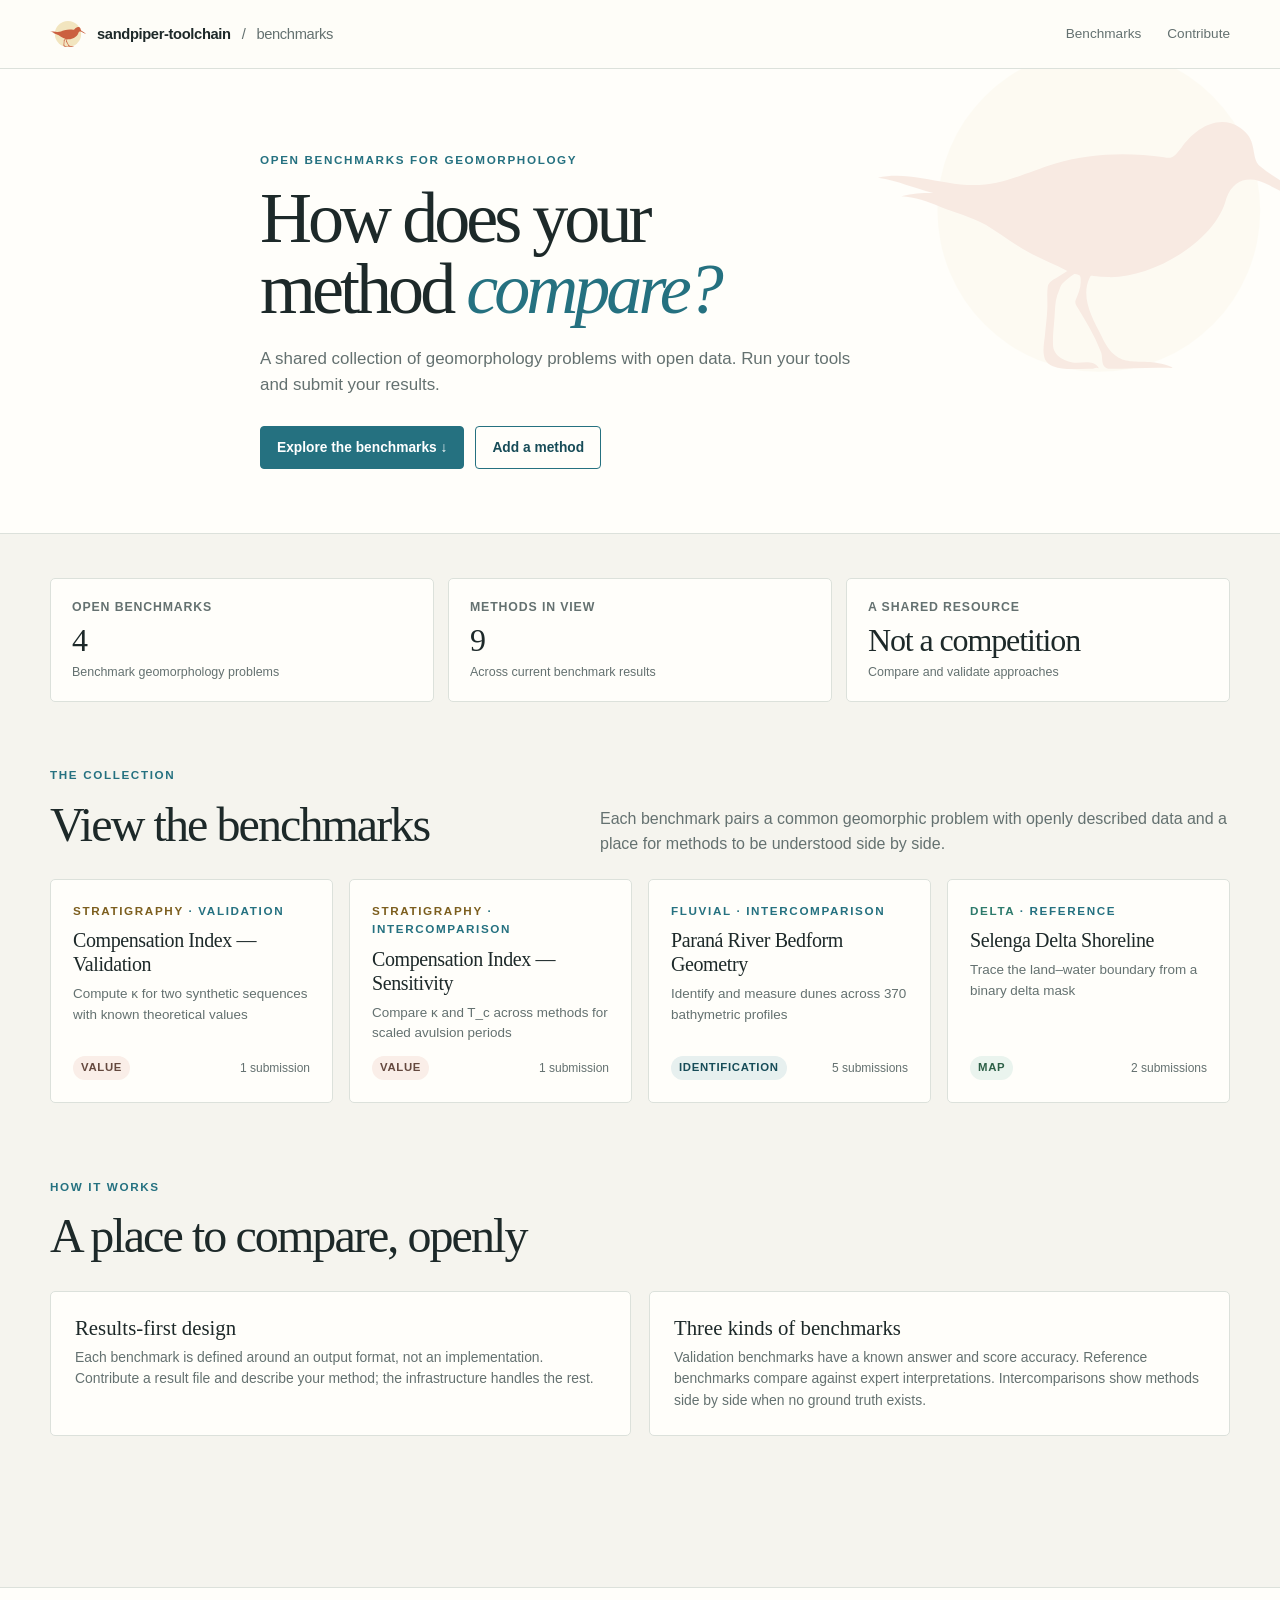
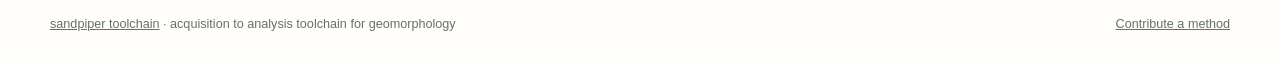
<file: index.html>
<!doctype html>
<html lang="en">
<head>
  <meta charset="utf-8">
  <meta name="viewport" content="width=device-width, initial-scale=1">
  <meta name="theme-color" content="#f5f4ee">
  <meta name="description" content="An open, community-facing collection of geomorphology benchmarks and method intercomparisons.">
  <title>sandpiper benchmarks — open benchmarks for geomorphology</title>
  <link rel="icon" type="image/png" href="./assets/favicon.png">
  <link rel="stylesheet" href="./assets/benchmark-dashboard.css">
</head>
<body>
  <header class="topbar">
    <div class="wrap topbar-inner">
      <div class="brand">
        <a href="https://sandpiper-toolchain.org/" aria-label="Sandpiper Toolchain home" style="display: inline-flex; align-items: center; gap: inherit; text-decoration: none; color: inherit;">
          <img class="brand-mark" src="./assets/symbol.svg" alt="" aria-hidden="true">
          <span>sandpiper-toolchain</span>
        </a>
        <span style="color: var(--muted); font-weight: 500" aria-hidden="true">/</span>
        <a href="./" aria-label="Sandpiper Benchmarks home" style="color: var(--muted); font-weight: 500; text-decoration: none;">benchmarks</a>
      </div>
      <nav class="topnav" aria-label="Main navigation">
        <a href="./#benchmarks">Benchmarks</a>
        <a href="./CONTRIBUTING.html">Contribute</a>
      </nav>
    </div>
  </header>
  <section class="hero">
    <div class="wrap hero-inner">
      <p class="eyebrow">Open benchmarks for geomorphology</p>
      <h1>How does your<br>method <em>compare?</em></h1>
      <p class="hero-copy">A shared collection of geomorphology problems with open data. Run your tools and submit your results.</p>
      <div class="hero-links">
        <a class="button" href="#benchmarks">Explore the benchmarks <span aria-hidden="true">&nbsp;↓</span></a>
        <a class="button secondary" href="CONTRIBUTING.html">Add a method</a>
      </div>
    </div>
  </section>

  <main class="wrap">
    <section class="overview" aria-label="Project overview">
      <div class="stat-card">
        <span class="stat-label">Open benchmarks</span>
        <strong class="stat-value">4</strong>
        <span class="stat-note">Benchmark geomorphology problems</span>
      </div>
      <div class="stat-card">
        <span class="stat-label">Methods in view</span>
        <strong class="stat-value">9</strong>
        <span class="stat-note">Across current benchmark results</span>
      </div>
      <div class="stat-card">
        <span class="stat-label">A shared resource</span>
        <strong class="stat-value">Not a competition</strong>
        <span class="stat-note">Compare and validate approaches</span>
      </div>
    </section>

    <section class="benchmark-section" id="benchmarks">
      <div class="section-heading">
        <div>
          <p class="section-kicker">The collection</p>
          <h2>View the benchmarks</h2>
        </div>
        <p>Each benchmark pairs a common geomorphic problem with openly described data and a place for methods to be understood side by side.</p>
      </div>
      <div class="benchmark-cards">
        <a class="benchmark-card" href="benchmarks/compensation/">
          <p class="card-kicker"><span class="domain-pill domain--stratigraphy">stratigraphy</span> · validation</p>
          <strong class="card-name">Compensation Index — Validation</strong>
          <p class="card-tagline">Compute κ for two synthetic sequences with known theoretical values</p>
          <div class="card-footer-row">
            <span class="tag tag--value">value</span>
            <span class="card-count">1 submission</span>
          </div>
        </a>
        <a class="benchmark-card" href="benchmarks/compensation_sensitivity/">
          <p class="card-kicker"><span class="domain-pill domain--stratigraphy">stratigraphy</span> · intercomparison</p>
          <strong class="card-name">Compensation Index — Sensitivity</strong>
          <p class="card-tagline">Compare κ and T_c across methods for scaled avulsion periods</p>
          <div class="card-footer-row">
            <span class="tag tag--value">value</span>
            <span class="card-count">1 submission</span>
          </div>
        </a>
        <a class="benchmark-card" href="benchmarks/river_dunes/">
          <p class="card-kicker"><span class="domain-pill domain--fluvial">fluvial</span> · intercomparison</p>
          <strong class="card-name">Paraná River Bedform Geometry</strong>
          <p class="card-tagline">Identify and measure dunes across 370 bathymetric profiles</p>
          <div class="card-footer-row">
            <span class="tag tag--identification">identification</span>
            <span class="card-count">5 submissions</span>
          </div>
        </a>
        <a class="benchmark-card" href="benchmarks/selenga_shoreline/">
          <p class="card-kicker"><span class="domain-pill domain--delta">delta</span> · reference</p>
          <strong class="card-name">Selenga Delta Shoreline</strong>
          <p class="card-tagline">Trace the land–water boundary from a binary delta mask</p>
          <div class="card-footer-row">
            <span class="tag tag--map">map</span>
            <span class="card-count">2 submissions</span>
          </div>
        </a>
      </div>
    </section>

    <section class="benchmark-section">
      <div class="section-heading">
        <div>
          <p class="section-kicker">How it works</p>
          <h2>A place to compare, openly</h2>
        </div>
      </div>
      <div class="principles">
        <article class="principle">
          <h3>Results-first design</h3>
          <p>Each benchmark is defined around an output format, not an implementation. Contribute a result file and describe your method; the infrastructure handles the rest.</p>
        </article>
        <article class="principle">
          <h3>Three kinds of benchmarks</h3>
          <p>Validation benchmarks have a known answer and score accuracy. Reference benchmarks compare against expert interpretations. Intercomparisons show methods side by side when no ground truth exists.</p>
        </article>
      </div>
    </section>
  </main>

  <footer>
    <div class="wrap footer-inner">
      <p><a href="https://sandpiper-toolchain.org/" style="color: inherit">sandpiper toolchain</a> · acquisition to analysis toolchain for geomorphology</p>
      <p><a href="./CONTRIBUTING.html" style="color: inherit">Contribute a method</a></p>
    </div>
  </footer></body>
</html>
</file>
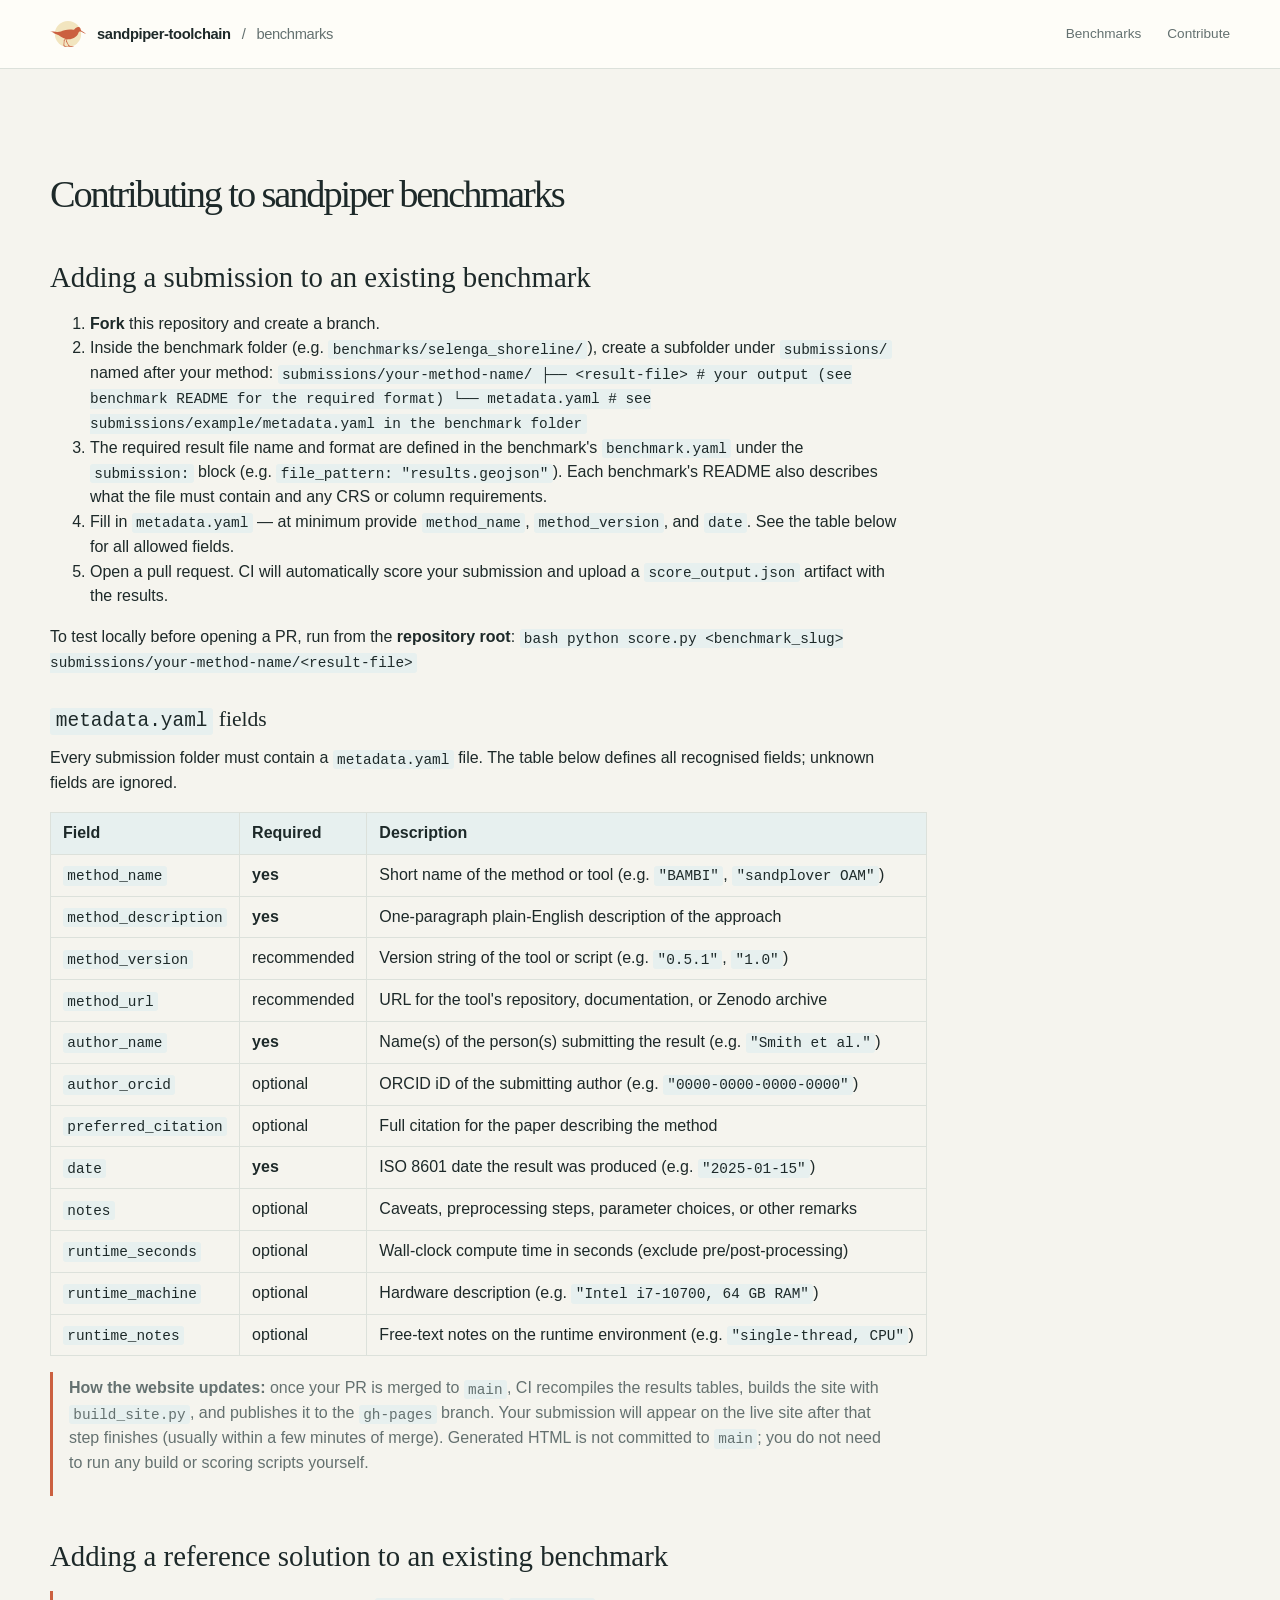
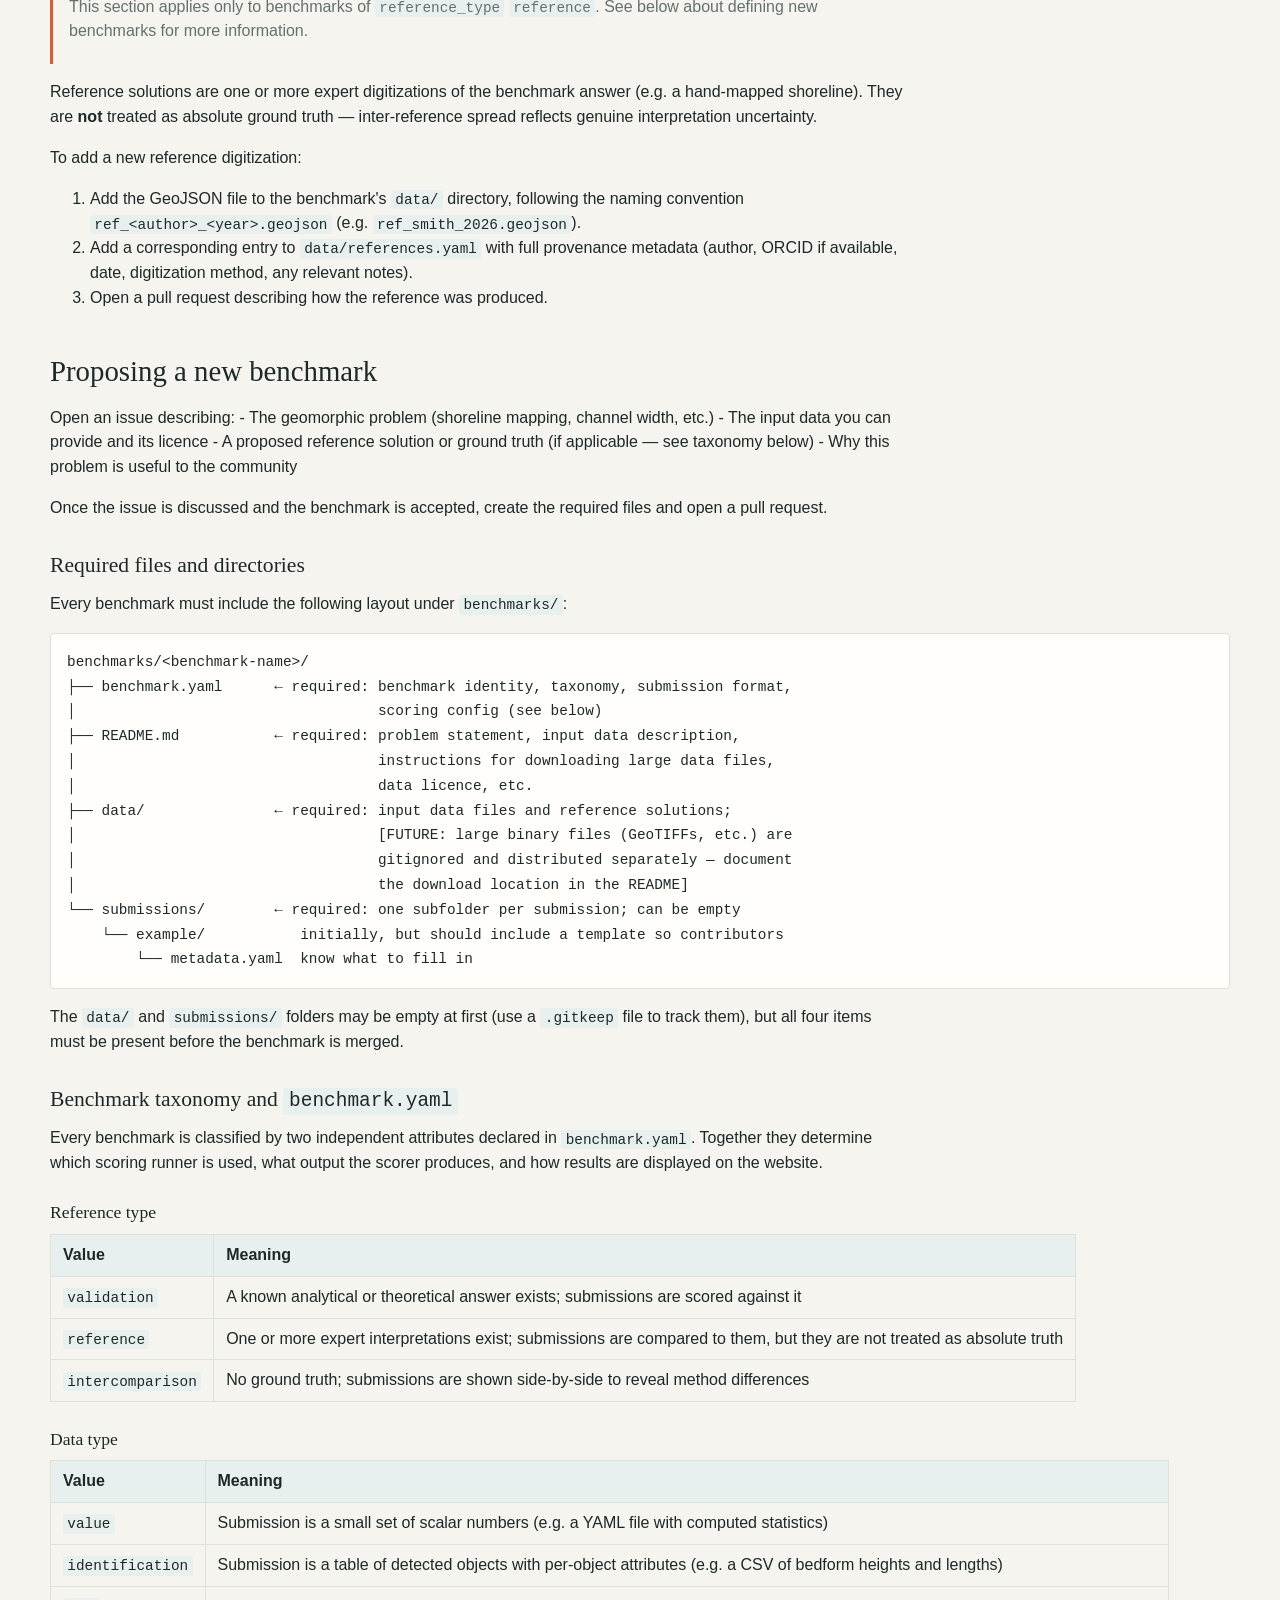
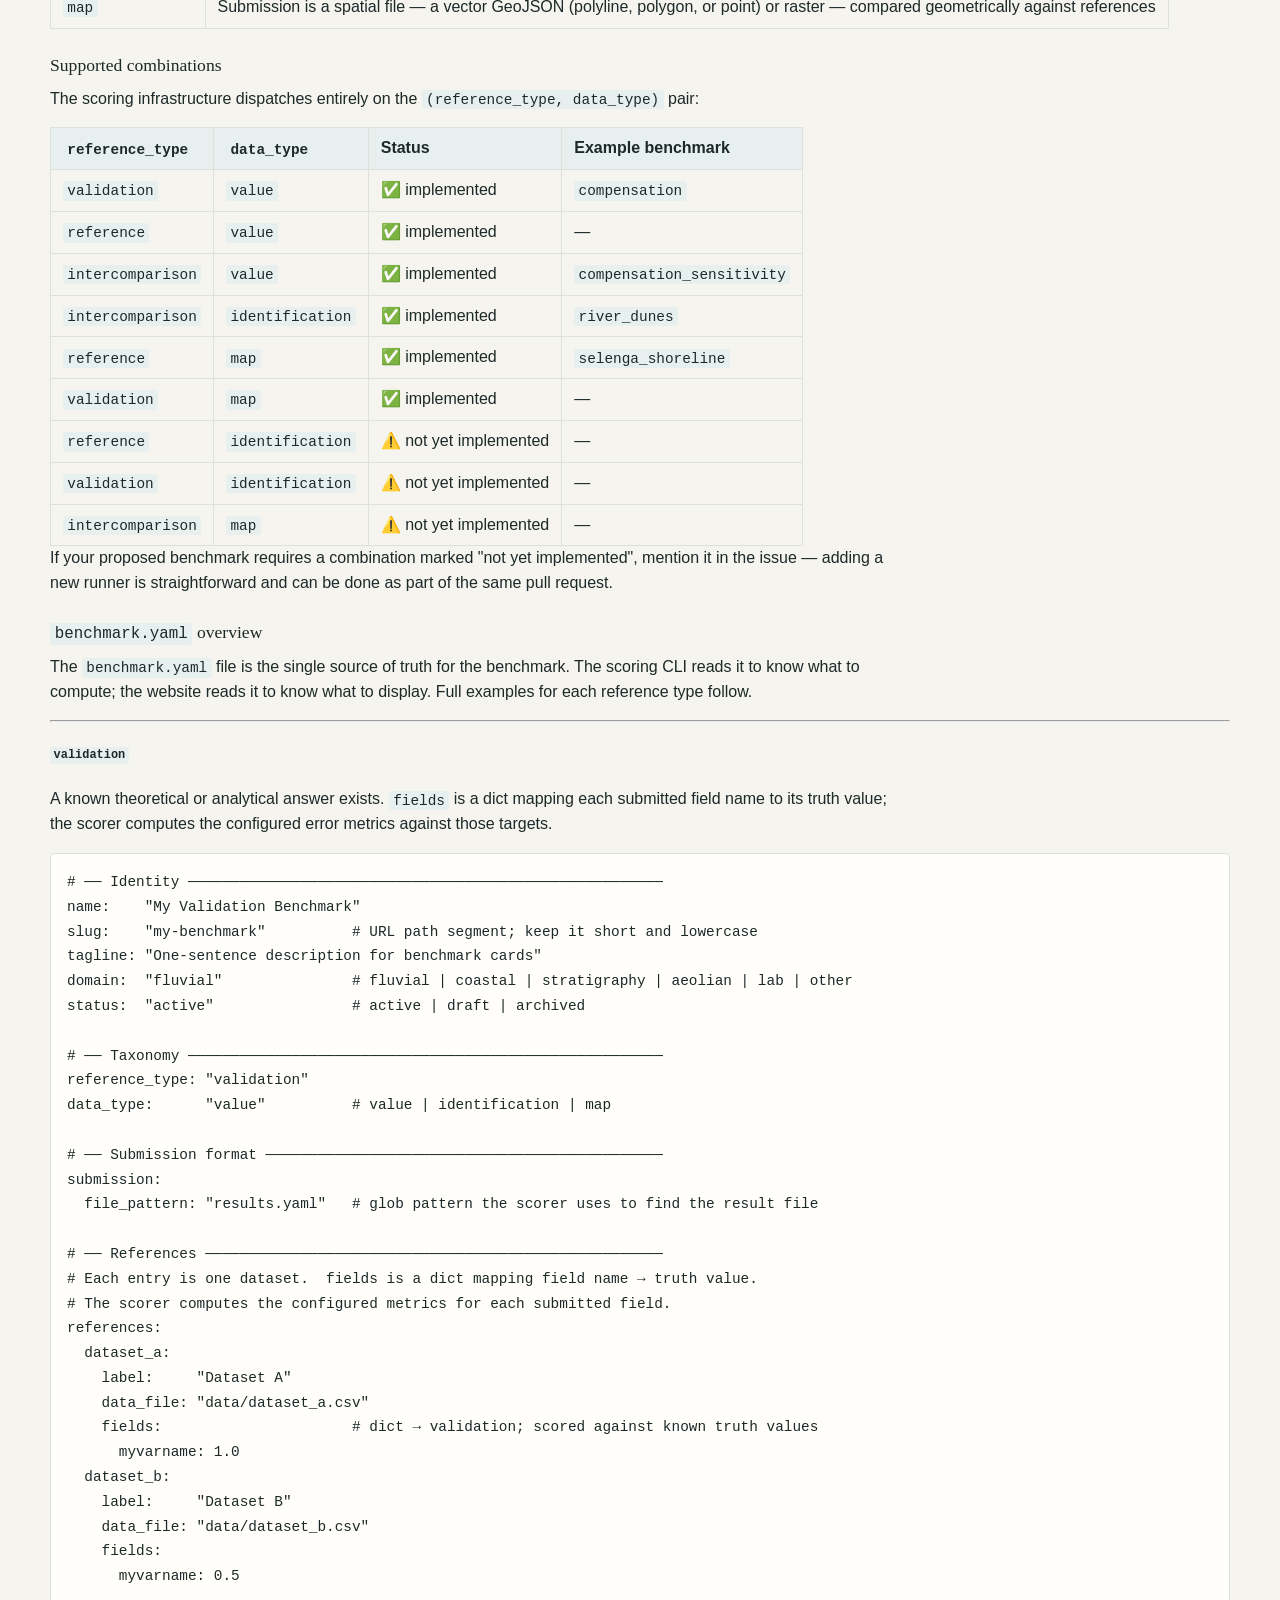
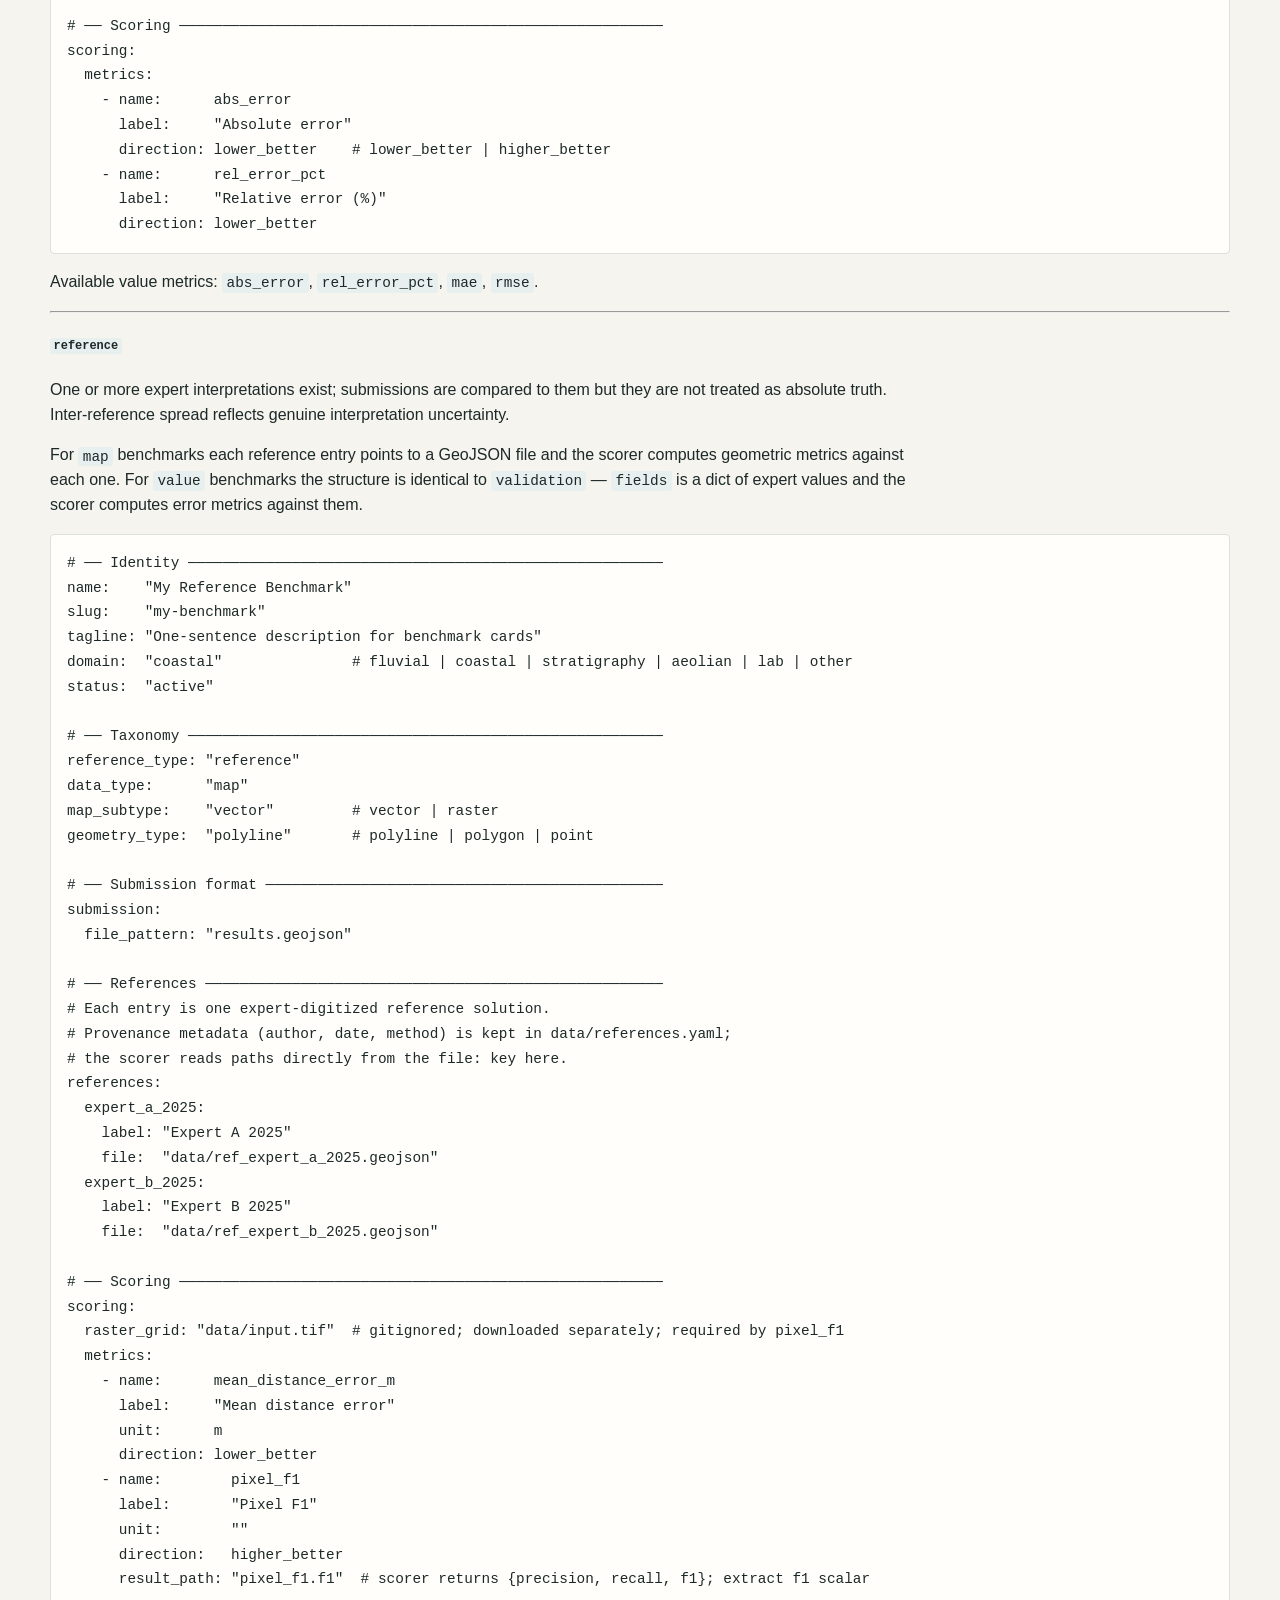
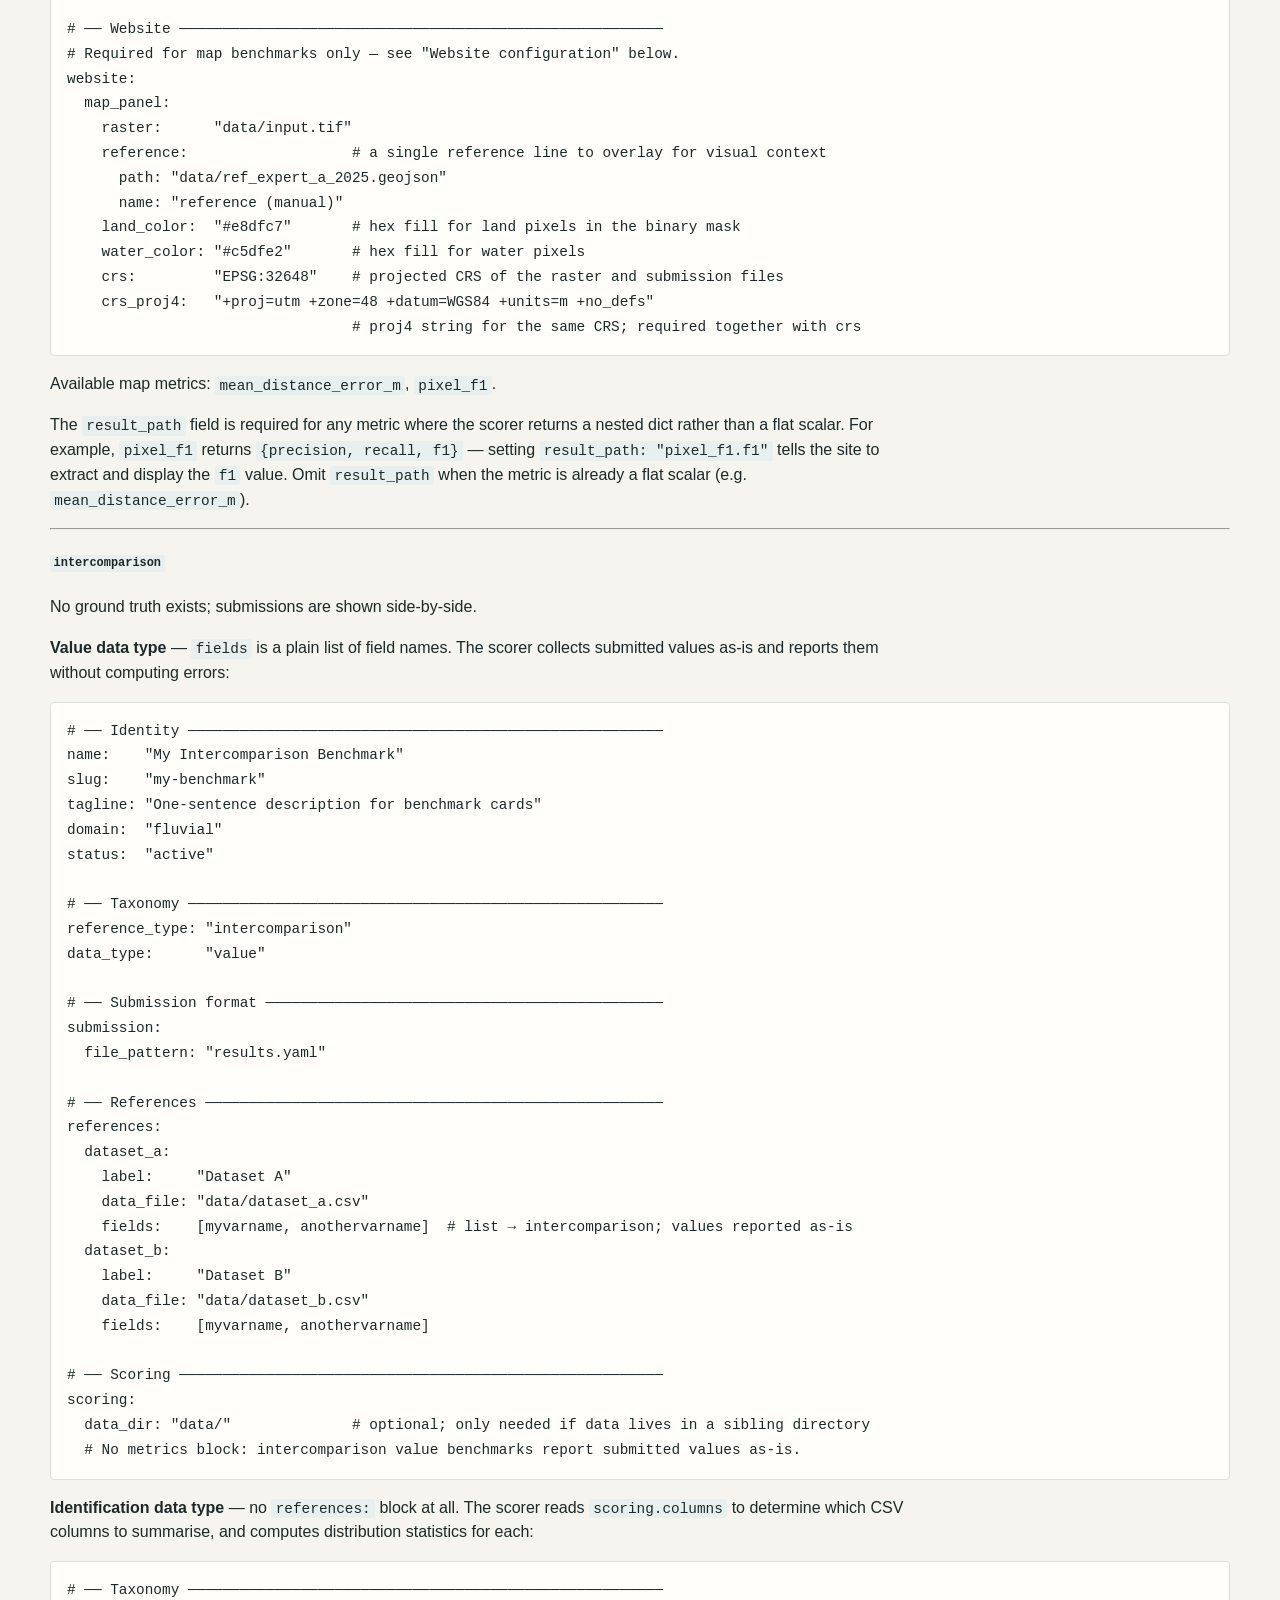
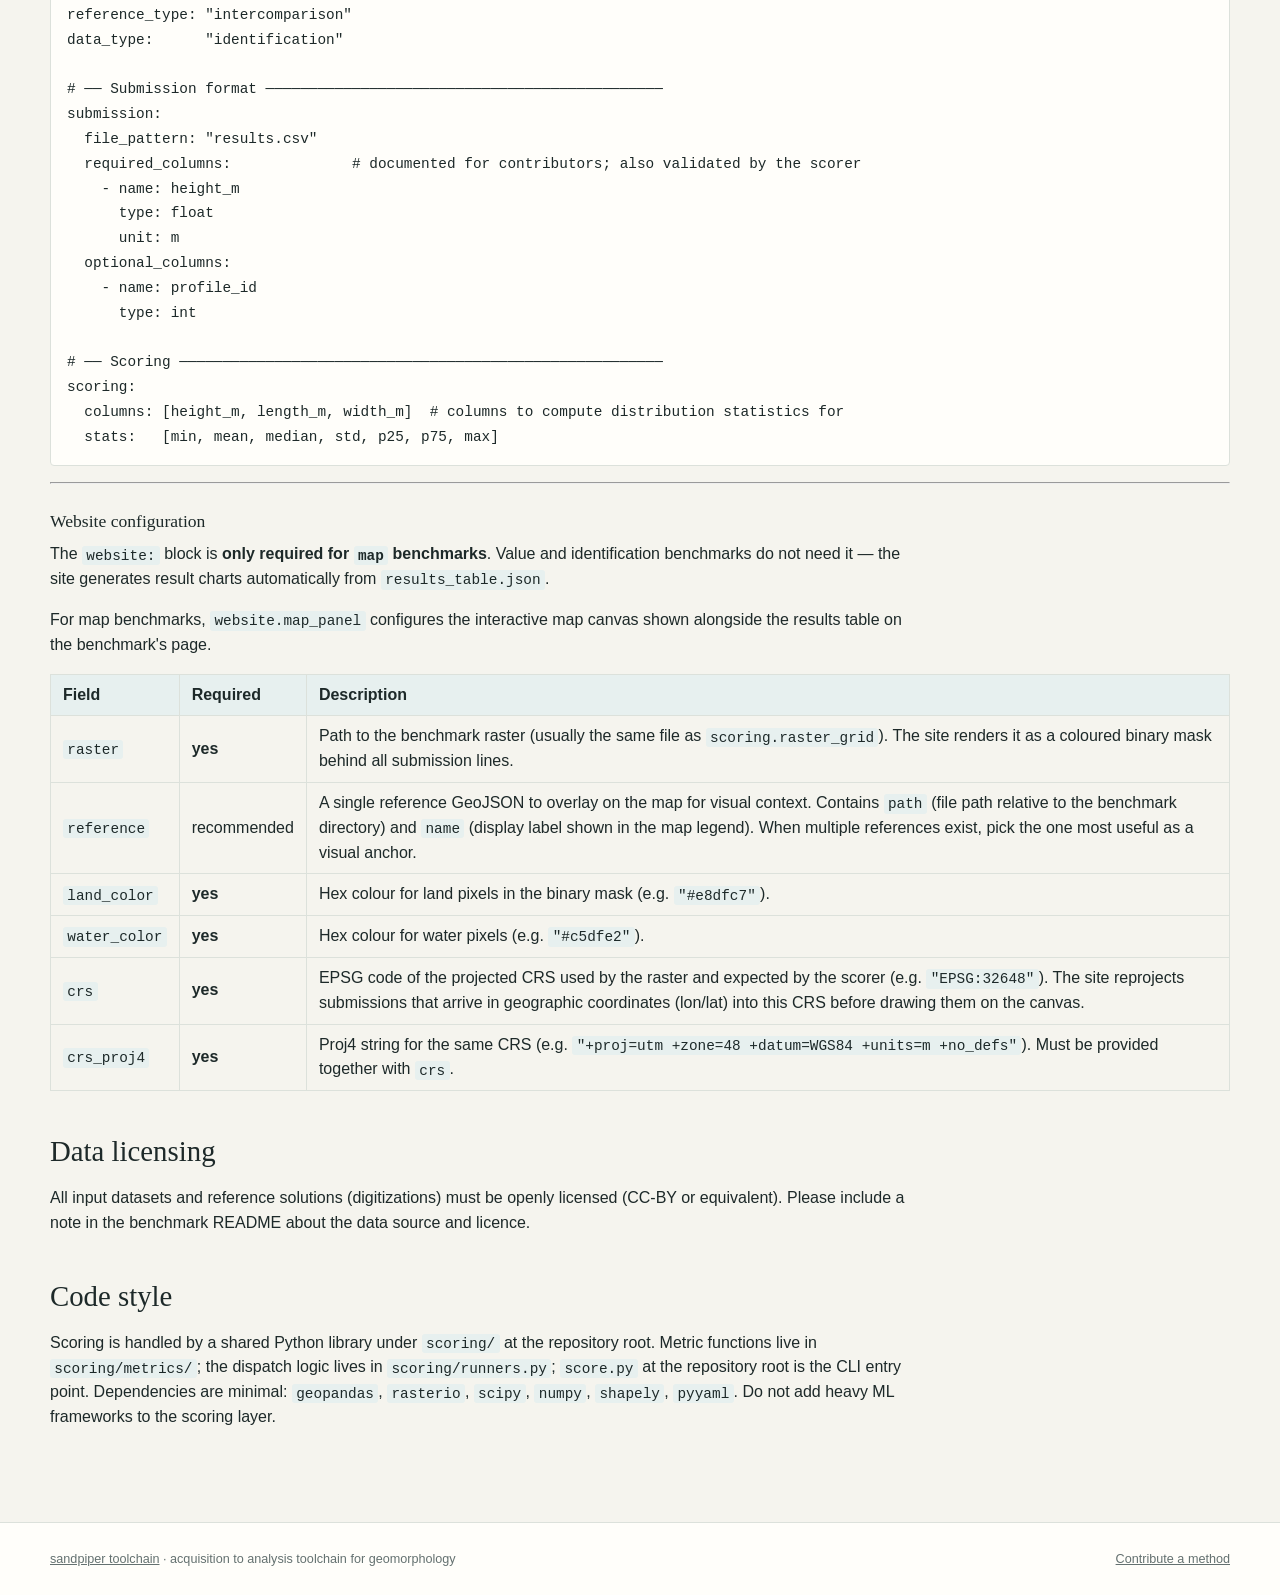
<file: CONTRIBUTING.html>
<!doctype html>
<html lang="en">
<head>
  <meta charset="utf-8">
  <meta name="viewport" content="width=device-width, initial-scale=1">
  <meta name="theme-color" content="#f5f4ee">
  <meta name="description" content="How to contribute submissions, reference solutions, and benchmark ideas to sandpiper benchmarks.">
  <title>Contributing — Sandpiper Benchmarks</title>
  <link rel="icon" type="image/png" href="./assets/favicon.png">
  <link rel="stylesheet" href="./assets/benchmark-dashboard.css">
</head>
<body>
  <header class="topbar">
    <div class="wrap topbar-inner">
      <div class="brand">
        <a href="https://sandpiper-toolchain.org/" aria-label="Sandpiper Toolchain home" style="display: inline-flex; align-items: center; gap: inherit; text-decoration: none; color: inherit;">
          <img class="brand-mark" src="./assets/symbol.svg" alt="" aria-hidden="true">
          <span>sandpiper-toolchain</span>
        </a>
        <span style="color: var(--muted); font-weight: 500" aria-hidden="true">/</span>
        <a href="./" aria-label="Sandpiper Benchmarks home" style="color: var(--muted); font-weight: 500; text-decoration: none;">benchmarks</a>
      </div>
      <nav class="topnav" aria-label="Main navigation">
        <a href="./#benchmarks">Benchmarks</a>
        <a href="./CONTRIBUTING.html">Contribute</a>
      </nav>
    </div>
  </header>
  <main class="wrap" style="padding: 44px 0 76px">
    <section class="benchmark-readme" aria-label="Contribution guide" style="margin-top: 0; padding-top: 0; border-top: 0">
      <h1>Contributing to sandpiper benchmarks</h1>
<h2>Adding a submission to an existing benchmark</h2>
<ol>
<li><strong>Fork</strong> this repository and create a branch.</li>
<li>Inside the benchmark folder (e.g. <code>benchmarks/selenga_shoreline/</code>), create
   a subfolder under <code>submissions/</code> named after your method:
   <code>submissions/your-method-name/
   ├── &lt;result-file&gt;    # your output (see benchmark README for the required format)
   └── metadata.yaml    # see submissions/example/metadata.yaml in the benchmark folder</code></li>
<li>The required result file name and format are defined in the benchmark's
   <code>benchmark.yaml</code> under the <code>submission:</code> block (e.g. <code>file_pattern: "results.geojson"</code>).
   Each benchmark's README also describes what the file must contain and any
   CRS or column requirements.</li>
<li>Fill in <code>metadata.yaml</code> — at minimum provide <code>method_name</code>,
   <code>method_version</code>, and <code>date</code>.  See the table below for all allowed
   fields.</li>
<li>Open a pull request. CI will automatically score your submission and
   upload a <code>score_output.json</code> artifact with the results.</li>
</ol>
<p>To test locally before opening a PR, run from the <strong>repository root</strong>:
   <code>bash
   python score.py &lt;benchmark_slug&gt; submissions/your-method-name/&lt;result-file&gt;</code></p>
<h3><code>metadata.yaml</code> fields</h3>
<p>Every submission folder must contain a <code>metadata.yaml</code> file.
The table below defines all recognised fields; unknown fields are ignored.</p>
<table>
<thead>
<tr>
<th>Field</th>
<th>Required</th>
<th>Description</th>
</tr>
</thead>
<tbody>
<tr>
<td><code>method_name</code></td>
<td><strong>yes</strong></td>
<td>Short name of the method or tool (e.g. <code>"BAMBI"</code>, <code>"sandplover OAM"</code>)</td>
</tr>
<tr>
<td><code>method_description</code></td>
<td><strong>yes</strong></td>
<td>One-paragraph plain-English description of the approach</td>
</tr>
<tr>
<td><code>method_version</code></td>
<td>recommended</td>
<td>Version string of the tool or script (e.g. <code>"0.5.1"</code>, <code>"1.0"</code>)</td>
</tr>
<tr>
<td><code>method_url</code></td>
<td>recommended</td>
<td>URL for the tool's repository, documentation, or Zenodo archive</td>
</tr>
<tr>
<td><code>author_name</code></td>
<td><strong>yes</strong></td>
<td>Name(s) of the person(s) submitting the result (e.g. <code>"Smith et al."</code>)</td>
</tr>
<tr>
<td><code>author_orcid</code></td>
<td>optional</td>
<td>ORCID iD of the submitting author (e.g. <code>"0000-0000-0000-0000"</code>)</td>
</tr>
<tr>
<td><code>preferred_citation</code></td>
<td>optional</td>
<td>Full citation for the paper describing the method</td>
</tr>
<tr>
<td><code>date</code></td>
<td><strong>yes</strong></td>
<td>ISO 8601 date the result was produced (e.g. <code>"2025-01-15"</code>)</td>
</tr>
<tr>
<td><code>notes</code></td>
<td>optional</td>
<td>Caveats, preprocessing steps, parameter choices, or other remarks</td>
</tr>
<tr>
<td><code>runtime_seconds</code></td>
<td>optional</td>
<td>Wall-clock compute time in seconds (exclude pre/post-processing)</td>
</tr>
<tr>
<td><code>runtime_machine</code></td>
<td>optional</td>
<td>Hardware description (e.g. <code>"Intel i7-10700, 64 GB RAM"</code>)</td>
</tr>
<tr>
<td><code>runtime_notes</code></td>
<td>optional</td>
<td>Free-text notes on the runtime environment (e.g. <code>"single-thread, CPU"</code>)</td>
</tr>
</tbody>
</table>
<blockquote>
<p><strong>How the website updates:</strong> once your PR is merged to <code>main</code>, CI
recompiles the results tables, builds the site with <code>build_site.py</code>, and
publishes it to the <code>gh-pages</code> branch. Your submission will appear on the
live site after that step finishes (usually within a few minutes of merge).
Generated HTML is not committed to <code>main</code>; you do not need to run any
build or scoring scripts yourself.</p>
</blockquote>
<h2>Adding a reference solution to an existing benchmark</h2>
<blockquote>
<p>This section applies only to benchmarks of <code>reference_type</code> <code>reference</code>. 
See below about defining new benchmarks for more information.</p>
</blockquote>
<p>Reference solutions are one or more expert digitizations of the benchmark
answer (e.g. a hand-mapped shoreline).  They are <strong>not</strong> treated as
absolute ground truth — inter-reference spread reflects genuine
interpretation uncertainty.</p>
<p>To add a new reference digitization:</p>
<ol>
<li>Add the GeoJSON file to the benchmark's <code>data/</code> directory, following the
   naming convention <code>ref_&lt;author&gt;_&lt;year&gt;.geojson</code>
   (e.g. <code>ref_smith_2026.geojson</code>).</li>
<li>Add a corresponding entry to <code>data/references.yaml</code> with full provenance
   metadata (author, ORCID if available, date, digitization method, any
   relevant notes).</li>
<li>Open a pull request describing how the reference was produced.</li>
</ol>
<h2>Proposing a new benchmark</h2>
<p>Open an issue describing:
- The geomorphic problem (shoreline mapping, channel width, etc.)
- The input data you can provide and its licence
- A proposed reference solution or ground truth (if applicable — see taxonomy below)
- Why this problem is useful to the community</p>
<p>Once the issue is discussed and the benchmark is accepted, create the
required files and open a pull request.</p>
<h3>Required files and directories</h3>
<p>Every benchmark must include the following layout under <code>benchmarks/</code>:</p>
<pre><code>benchmarks/&lt;benchmark-name&gt;/
├── benchmark.yaml      ← required: benchmark identity, taxonomy, submission format,
│                                   scoring config (see below)
├── README.md           ← required: problem statement, input data description,
│                                   instructions for downloading large data files,
│                                   data licence, etc.
├── data/               ← required: input data files and reference solutions;
│                                   [FUTURE: large binary files (GeoTIFFs, etc.) are 
│                                   gitignored and distributed separately — document 
│                                   the download location in the README]
└── submissions/        ← required: one subfolder per submission; can be empty
    └── example/           initially, but should include a template so contributors
        └── metadata.yaml  know what to fill in
</code></pre>
<p>The <code>data/</code> and <code>submissions/</code> folders may be empty at first (use a <code>.gitkeep</code>
file to track them), but all four items must be present before the benchmark
is merged.</p>
<h3>Benchmark taxonomy and <code>benchmark.yaml</code></h3>
<p>Every benchmark is classified by two independent attributes declared in
<code>benchmark.yaml</code>. Together they determine which scoring runner is used,
what output the scorer produces, and how results are displayed on the website.</p>
<h4>Reference type</h4>
<table>
<thead>
<tr>
<th>Value</th>
<th>Meaning</th>
</tr>
</thead>
<tbody>
<tr>
<td><code>validation</code></td>
<td>A known analytical or theoretical answer exists; submissions are scored against it</td>
</tr>
<tr>
<td><code>reference</code></td>
<td>One or more expert interpretations exist; submissions are compared to them, but they are not treated as absolute truth</td>
</tr>
<tr>
<td><code>intercomparison</code></td>
<td>No ground truth; submissions are shown side-by-side to reveal method differences</td>
</tr>
</tbody>
</table>
<h4>Data type</h4>
<table>
<thead>
<tr>
<th>Value</th>
<th>Meaning</th>
</tr>
</thead>
<tbody>
<tr>
<td><code>value</code></td>
<td>Submission is a small set of scalar numbers (e.g. a YAML file with computed statistics)</td>
</tr>
<tr>
<td><code>identification</code></td>
<td>Submission is a table of detected objects with per-object attributes (e.g. a CSV of bedform heights and lengths)</td>
</tr>
<tr>
<td><code>map</code></td>
<td>Submission is a spatial file — a vector GeoJSON (polyline, polygon, or point) or raster — compared geometrically against references</td>
</tr>
</tbody>
</table>
<h4>Supported combinations</h4>
<p>The scoring infrastructure dispatches entirely on the <code>(reference_type, data_type)</code> pair:</p>
<table>
<thead>
<tr>
<th><code>reference_type</code></th>
<th><code>data_type</code></th>
<th>Status</th>
<th>Example benchmark</th>
</tr>
</thead>
<tbody>
<tr>
<td><code>validation</code></td>
<td><code>value</code></td>
<td>✅ implemented</td>
<td><code>compensation</code></td>
</tr>
<tr>
<td><code>reference</code></td>
<td><code>value</code></td>
<td>✅ implemented</td>
<td>—</td>
</tr>
<tr>
<td><code>intercomparison</code></td>
<td><code>value</code></td>
<td>✅ implemented</td>
<td><code>compensation_sensitivity</code></td>
</tr>
<tr>
<td><code>intercomparison</code></td>
<td><code>identification</code></td>
<td>✅ implemented</td>
<td><code>river_dunes</code></td>
</tr>
<tr>
<td><code>reference</code></td>
<td><code>map</code></td>
<td>✅ implemented</td>
<td><code>selenga_shoreline</code></td>
</tr>
<tr>
<td><code>validation</code></td>
<td><code>map</code></td>
<td>✅ implemented</td>
<td>—</td>
</tr>
<tr>
<td><code>reference</code></td>
<td><code>identification</code></td>
<td>⚠️ not yet implemented</td>
<td>—</td>
</tr>
<tr>
<td><code>validation</code></td>
<td><code>identification</code></td>
<td>⚠️ not yet implemented</td>
<td>—</td>
</tr>
<tr>
<td><code>intercomparison</code></td>
<td><code>map</code></td>
<td>⚠️ not yet implemented</td>
<td>—</td>
</tr>
</tbody>
</table>
<p>If your proposed benchmark requires a combination marked "not yet implemented",
mention it in the issue — adding a new runner is straightforward and can be
done as part of the same pull request.</p>
<h4><code>benchmark.yaml</code> overview</h4>
<p>The <code>benchmark.yaml</code> file is the single source of truth for the benchmark.
The scoring CLI reads it to know what to compute; the website reads it to
know what to display.  Full examples for each reference type follow.</p>
<hr />
<h5><code>validation</code></h5>
<p>A known theoretical or analytical answer exists.  <code>fields</code> is a dict mapping
each submitted field name to its truth value; the scorer computes the
configured error metrics against those targets.</p>
<pre><code class="language-yaml"># ── Identity ───────────────────────────────────────────────────────
name:    &quot;My Validation Benchmark&quot;
slug:    &quot;my-benchmark&quot;          # URL path segment; keep it short and lowercase
tagline: &quot;One-sentence description for benchmark cards&quot;
domain:  &quot;fluvial&quot;               # fluvial | coastal | stratigraphy | aeolian | lab | other
status:  &quot;active&quot;                # active | draft | archived

# ── Taxonomy ───────────────────────────────────────────────────────
reference_type: &quot;validation&quot;
data_type:      &quot;value&quot;          # value | identification | map

# ── Submission format ──────────────────────────────────────────────
submission:
  file_pattern: &quot;results.yaml&quot;   # glob pattern the scorer uses to find the result file

# ── References ─────────────────────────────────────────────────────
# Each entry is one dataset.  fields is a dict mapping field name → truth value.
# The scorer computes the configured metrics for each submitted field.
references:
  dataset_a:
    label:     &quot;Dataset A&quot;
    data_file: &quot;data/dataset_a.csv&quot;
    fields:                      # dict → validation; scored against known truth values
      myvarname: 1.0
  dataset_b:
    label:     &quot;Dataset B&quot;
    data_file: &quot;data/dataset_b.csv&quot;
    fields:
      myvarname: 0.5

# ── Scoring ────────────────────────────────────────────────────────
scoring:
  metrics:
    - name:      abs_error
      label:     &quot;Absolute error&quot;
      direction: lower_better    # lower_better | higher_better
    - name:      rel_error_pct
      label:     &quot;Relative error (%)&quot;
      direction: lower_better
</code></pre>
<p>Available value metrics: <code>abs_error</code>, <code>rel_error_pct</code>, <code>mae</code>, <code>rmse</code>.</p>
<hr />
<h5><code>reference</code></h5>
<p>One or more expert interpretations exist; submissions are compared to them but
they are not treated as absolute truth.  Inter-reference spread reflects genuine
interpretation uncertainty.</p>
<p>For <code>map</code> benchmarks each reference entry points to a GeoJSON file and the
scorer computes geometric metrics against each one.  For <code>value</code> benchmarks
the structure is identical to <code>validation</code> — <code>fields</code> is a dict of expert
values and the scorer computes error metrics against them.</p>
<pre><code class="language-yaml"># ── Identity ───────────────────────────────────────────────────────
name:    &quot;My Reference Benchmark&quot;
slug:    &quot;my-benchmark&quot;
tagline: &quot;One-sentence description for benchmark cards&quot;
domain:  &quot;coastal&quot;               # fluvial | coastal | stratigraphy | aeolian | lab | other
status:  &quot;active&quot;

# ── Taxonomy ───────────────────────────────────────────────────────
reference_type: &quot;reference&quot;
data_type:      &quot;map&quot;
map_subtype:    &quot;vector&quot;         # vector | raster
geometry_type:  &quot;polyline&quot;       # polyline | polygon | point

# ── Submission format ──────────────────────────────────────────────
submission:
  file_pattern: &quot;results.geojson&quot;

# ── References ─────────────────────────────────────────────────────
# Each entry is one expert-digitized reference solution.
# Provenance metadata (author, date, method) is kept in data/references.yaml;
# the scorer reads paths directly from the file: key here.
references:
  expert_a_2025:
    label: &quot;Expert A 2025&quot;
    file:  &quot;data/ref_expert_a_2025.geojson&quot;
  expert_b_2025:
    label: &quot;Expert B 2025&quot;
    file:  &quot;data/ref_expert_b_2025.geojson&quot;

# ── Scoring ────────────────────────────────────────────────────────
scoring:
  raster_grid: &quot;data/input.tif&quot;  # gitignored; downloaded separately; required by pixel_f1
  metrics:
    - name:      mean_distance_error_m
      label:     &quot;Mean distance error&quot;
      unit:      m
      direction: lower_better
    - name:        pixel_f1
      label:       &quot;Pixel F1&quot;
      unit:        &quot;&quot;
      direction:   higher_better
      result_path: &quot;pixel_f1.f1&quot;  # scorer returns {precision, recall, f1}; extract f1 scalar

# ── Website ────────────────────────────────────────────────────────
# Required for map benchmarks only — see &quot;Website configuration&quot; below.
website:
  map_panel:
    raster:      &quot;data/input.tif&quot;
    reference:                   # a single reference line to overlay for visual context
      path: &quot;data/ref_expert_a_2025.geojson&quot;
      name: &quot;reference (manual)&quot;
    land_color:  &quot;#e8dfc7&quot;       # hex fill for land pixels in the binary mask
    water_color: &quot;#c5dfe2&quot;       # hex fill for water pixels
    crs:         &quot;EPSG:32648&quot;    # projected CRS of the raster and submission files
    crs_proj4:   &quot;+proj=utm +zone=48 +datum=WGS84 +units=m +no_defs&quot;
                                 # proj4 string for the same CRS; required together with crs
</code></pre>
<p>Available map metrics: <code>mean_distance_error_m</code>, <code>pixel_f1</code>.</p>
<p>The <code>result_path</code> field is required for any metric where the scorer returns a
nested dict rather than a flat scalar.  For example, <code>pixel_f1</code> returns
<code>{precision, recall, f1}</code> — setting <code>result_path: "pixel_f1.f1"</code> tells the
site to extract and display the <code>f1</code> value.  Omit <code>result_path</code> when the
metric is already a flat scalar (e.g. <code>mean_distance_error_m</code>).</p>
<hr />
<h5><code>intercomparison</code></h5>
<p>No ground truth exists; submissions are shown side-by-side.</p>
<p><strong>Value data type</strong> — <code>fields</code> is a plain list of field names.  The scorer
collects submitted values as-is and reports them without computing errors:</p>
<pre><code class="language-yaml"># ── Identity ───────────────────────────────────────────────────────
name:    &quot;My Intercomparison Benchmark&quot;
slug:    &quot;my-benchmark&quot;
tagline: &quot;One-sentence description for benchmark cards&quot;
domain:  &quot;fluvial&quot;
status:  &quot;active&quot;

# ── Taxonomy ───────────────────────────────────────────────────────
reference_type: &quot;intercomparison&quot;
data_type:      &quot;value&quot;

# ── Submission format ──────────────────────────────────────────────
submission:
  file_pattern: &quot;results.yaml&quot;

# ── References ─────────────────────────────────────────────────────
references:
  dataset_a:
    label:     &quot;Dataset A&quot;
    data_file: &quot;data/dataset_a.csv&quot;
    fields:    [myvarname, anothervarname]  # list → intercomparison; values reported as-is
  dataset_b:
    label:     &quot;Dataset B&quot;
    data_file: &quot;data/dataset_b.csv&quot;
    fields:    [myvarname, anothervarname]

# ── Scoring ────────────────────────────────────────────────────────
scoring:
  data_dir: &quot;data/&quot;              # optional; only needed if data lives in a sibling directory
  # No metrics block: intercomparison value benchmarks report submitted values as-is.
</code></pre>
<p><strong>Identification data type</strong> — no <code>references:</code> block at all.  The scorer
reads <code>scoring.columns</code> to determine which CSV columns to summarise, and
computes distribution statistics for each:</p>
<pre><code class="language-yaml"># ── Taxonomy ───────────────────────────────────────────────────────
reference_type: &quot;intercomparison&quot;
data_type:      &quot;identification&quot;

# ── Submission format ──────────────────────────────────────────────
submission:
  file_pattern: &quot;results.csv&quot;
  required_columns:              # documented for contributors; also validated by the scorer
    - name: height_m
      type: float
      unit: m
  optional_columns:
    - name: profile_id
      type: int

# ── Scoring ────────────────────────────────────────────────────────
scoring:
  columns: [height_m, length_m, width_m]  # columns to compute distribution statistics for
  stats:   [min, mean, median, std, p25, p75, max]
</code></pre>
<hr />
<h4>Website configuration</h4>
<p>The <code>website:</code> block is <strong>only required for <code>map</code> benchmarks</strong>.  Value and
identification benchmarks do not need it — the site generates result charts
automatically from <code>results_table.json</code>.</p>
<p>For map benchmarks, <code>website.map_panel</code> configures the interactive map canvas
shown alongside the results table on the benchmark's page.</p>
<table>
<thead>
<tr>
<th>Field</th>
<th>Required</th>
<th>Description</th>
</tr>
</thead>
<tbody>
<tr>
<td><code>raster</code></td>
<td><strong>yes</strong></td>
<td>Path to the benchmark raster (usually the same file as <code>scoring.raster_grid</code>). The site renders it as a coloured binary mask behind all submission lines.</td>
</tr>
<tr>
<td><code>reference</code></td>
<td>recommended</td>
<td>A single reference GeoJSON to overlay on the map for visual context. Contains <code>path</code> (file path relative to the benchmark directory) and <code>name</code> (display label shown in the map legend). When multiple references exist, pick the one most useful as a visual anchor.</td>
</tr>
<tr>
<td><code>land_color</code></td>
<td><strong>yes</strong></td>
<td>Hex colour for land pixels in the binary mask (e.g. <code>"#e8dfc7"</code>).</td>
</tr>
<tr>
<td><code>water_color</code></td>
<td><strong>yes</strong></td>
<td>Hex colour for water pixels (e.g. <code>"#c5dfe2"</code>).</td>
</tr>
<tr>
<td><code>crs</code></td>
<td><strong>yes</strong></td>
<td>EPSG code of the projected CRS used by the raster and expected by the scorer (e.g. <code>"EPSG:32648"</code>). The site reprojects submissions that arrive in geographic coordinates (lon/lat) into this CRS before drawing them on the canvas.</td>
</tr>
<tr>
<td><code>crs_proj4</code></td>
<td><strong>yes</strong></td>
<td>Proj4 string for the same CRS (e.g. <code>"+proj=utm +zone=48 +datum=WGS84 +units=m +no_defs"</code>). Must be provided together with <code>crs</code>.</td>
</tr>
</tbody>
</table>
<h2>Data licensing</h2>
<p>All input datasets and reference solutions (digitizations) must be openly
licensed (CC-BY or equivalent). Please include a note in the benchmark
README about the data source and licence.</p>
<h2>Code style</h2>
<p>Scoring is handled by a shared Python library under <code>scoring/</code> at the repository
root.  Metric functions live in <code>scoring/metrics/</code>; the dispatch logic lives in
<code>scoring/runners.py</code>; <code>score.py</code> at the repository root is the CLI entry point.
Dependencies are minimal: <code>geopandas</code>, <code>rasterio</code>, <code>scipy</code>, <code>numpy</code>, <code>shapely</code>,
<code>pyyaml</code>. Do not add heavy ML frameworks to the scoring layer.</p>
    </section>
  </main>

  <footer>
    <div class="wrap footer-inner">
      <p><a href="https://sandpiper-toolchain.org/" style="color: inherit">sandpiper toolchain</a> · acquisition to analysis toolchain for geomorphology</p>
      <p><a href="./CONTRIBUTING.html" style="color: inherit">Contribute a method</a></p>
    </div>
  </footer></body>
</html>
</file>
<file: assets/benchmark-dashboard.css>
:root {
  color-scheme: light;
  --blue: #257180;
  --blue-deep: #174c58;
  --orange: #cb6040;
  --paper: #f5f4ee;
  --surface: #fffefa;
  --ink: #1d2929;
  --muted: #647170;
  --line: #dce1db;
  --soft-blue: #e7f0ef;
  --soft-orange: #faeee8;
  --serif: Georgia, "Times New Roman", serif;
  --sans: "Segoe UI", "Helvetica Neue", Arial, sans-serif;
  --content: 1180px;
}

* { box-sizing: border-box; }

html { scroll-behavior: smooth; }

body {
  margin: 0;
  background: var(--paper);
  color: var(--ink);
  font: 16px/1.55 var(--sans);
}

a { color: inherit; }

button, input { font: inherit; }

.wrap {
  width: min(var(--content), calc(100% - 48px));
  margin-inline: auto;
}

.topbar {
  border-bottom: 1px solid var(--line);
  background: rgba(255, 254, 250, .88);
}

.topbar-inner {
  min-height: 68px;
  display: flex;
  align-items: center;
  justify-content: space-between;
  gap: 24px;
}

.brand {
  display: inline-flex;
  align-items: center;
  gap: 11px;
  text-decoration: none;
  font-size: .92rem;
  font-weight: 750;
  letter-spacing: -.025em;
}

.brand-mark {
  display: block;
  width: 36px;
  height: 27px;
  object-fit: contain;
}

.topnav {
  display: flex;
  align-items: center;
  gap: 26px;
  color: var(--muted);
  font-size: .85rem;
}

.topnav a {
  text-decoration: none;
  transition: color .18s ease;
}

.topnav a:hover { color: var(--blue); }

.hero {
  position: relative;
  overflow: hidden;
  padding: 82px 0 64px;
  border-bottom: 1px solid var(--line);
  background: var(--surface);
}

.hero::after {
  position: absolute;
  top: -20px;
  right: max(-40px, calc((100vw - var(--content)) / 2 - 100px));
  width: 442px;
  height: 323px;
  background: url("symbol.svg") center / contain no-repeat;
  opacity: .12;
  content: "";
  pointer-events: none;
}

.hero-inner {
  position: relative;
  z-index: 1;
  max-width: 760px;
}

.eyebrow, .section-kicker {
  margin: 0 0 14px;
  color: var(--blue);
  font-size: .73rem;
  font-weight: 800;
  letter-spacing: .14em;
  text-transform: uppercase;
}

h1, h2, h3, p { margin-top: 0; }

h1 {
  max-width: 720px;
  margin-bottom: 20px;
  font: 500 clamp(2.7rem, 6vw, 4.5rem)/.99 var(--serif);
  letter-spacing: -.055em;
}

h1 em {
  color: var(--blue);
  font-weight: 400;
}

.hero-copy {
  max-width: 600px;
  margin-bottom: 28px;
  color: var(--muted);
  font-size: 1.06rem;
}

.hero-links {
  display: flex;
  flex-wrap: wrap;
  gap: 11px;
}

.button {
  display: inline-flex;
  min-height: 43px;
  align-items: center;
  justify-content: center;
  padding: 9px 16px;
  border: 1px solid var(--blue);
  border-radius: 4px;
  background: var(--blue);
  color: white;
  font-size: .86rem;
  font-weight: 700;
  text-decoration: none;
  transition: background .18s ease, transform .18s ease;
}

.button:hover { background: var(--blue-deep); transform: translateY(-1px); }

.button.secondary {
  background: transparent;
  color: var(--blue-deep);
}

.button.secondary:hover { background: var(--soft-blue); }

main { padding: 44px 0 76px; }

.overview {
  display: grid;
  grid-template-columns: repeat(3, 1fr);
  gap: 14px;
  margin-bottom: 64px;
}

.stat-card {
  min-height: 115px;
  padding: 19px 21px;
  border: 1px solid var(--line);
  border-radius: 5px;
  background: var(--surface);
}

.stat-label {
  display: block;
  margin-bottom: 5px;
  color: var(--muted);
  font-size: .77rem;
  font-weight: 700;
  letter-spacing: .07em;
  text-transform: uppercase;
}

.stat-value {
  display: block;
  font: 500 2rem/1.15 var(--serif);
  letter-spacing: -.035em;
}

.stat-note {
  display: block;
  margin-top: 4px;
  color: var(--muted);
  font-size: .78rem;
}

.section-heading {
  display: flex;
  align-items: end;
  justify-content: space-between;
  gap: 24px;
  margin-bottom: 23px;
}

.section-heading h2 {
  margin-bottom: 6px;
  font: 500 clamp(2rem, 4vw, 3rem)/1.08 var(--serif);
  letter-spacing: -.04em;
}

.section-heading p:last-child {
  max-width: 630px;
  margin-bottom: 0;
  color: var(--muted);
}

.benchmark-section { margin-bottom: 75px; }

.benchmark-index {
  display: flex;
  flex-wrap: wrap;
  gap: 8px;
  margin-bottom: 54px;
}

.index-link {
  display: inline-flex;
  align-items: center;
  gap: 8px;
  padding: 7px 11px;
  border: 1px solid var(--line);
  border-radius: 99px;
  background: var(--surface);
  color: var(--muted);
  font-size: .78rem;
  text-decoration: none;
}

.index-link::before {
  width: 7px;
  height: 7px;
  border-radius: 50%;
  background: var(--orange);
  content: "";
}

.index-link:hover { border-color: var(--blue); color: var(--blue-deep); }

.results-layout {
  display: grid;
  grid-template-columns: minmax(0, 1.7fr) minmax(250px, .9fr);
  gap: 18px;
  align-items: stretch;
}

.panel {
  min-width: 0;
  padding: 22px;
  border: 1px solid var(--line);
  border-radius: 5px;
  background: var(--surface);
}

.panel-header {
  display: flex;
  align-items: flex-start;
  justify-content: space-between;
  gap: 16px;
  margin-bottom: 15px;
}

.panel h3 {
  margin-bottom: 4px;
  font: 500 1.35rem/1.2 var(--serif);
  letter-spacing: -.02em;
}

.panel-subtitle {
  margin: 0;
  color: var(--muted);
  font-size: .8rem;
}

.segmented {
  display: inline-flex;
  flex-wrap: wrap;
  gap: 3px;
  padding: 3px;
  border: 1px solid var(--line);
  border-radius: 5px;
  background: var(--paper);
}

.segmented button {
  padding: 5px 9px;
  border: 0;
  border-radius: 3px;
  background: transparent;
  color: var(--muted);
  cursor: pointer;
  font-size: .76rem;
  font-weight: 700;
}

.segmented button[aria-pressed="true"] {
  background: var(--blue);
  color: white;
}

.chart-wrap { width: 100%; overflow-x: auto; }
.chart-wrap svg { display: block; width: 100%; height: auto; overflow: visible; }

.chart-empty {
  display: grid;
  min-height: 220px;
  place-items: center;
  padding: 24px;
  color: var(--muted);
  text-align: center;
  font-size: .9rem;
}

.chart-footnote {
  margin: 12px 0 0;
  color: var(--muted);
  font-size: .75rem;
}

.method-list {
  display: grid;
  gap: 0;
  margin: 4px 0 0;
}

.method-row {
  display: grid;
  grid-template-columns: minmax(0, 1fr) auto;
  gap: 12px;
  padding: 15px 0;
  border-top: 1px solid var(--line);
}

.method-row:first-child { border-top: 0; padding-top: 3px; }

.method-name {
  display: block;
  margin-bottom: 2px;
  font-size: .9rem;
  font-weight: 750;
}

.method-description {
  display: block;
  margin: 3px 0 5px;
  color: var(--muted);
  font-size: .76rem;
  line-height: 1.45;
}

.method-meta {
  display: block;
  color: var(--muted);
  font-size: .75rem;
}

.method-count {
  align-self: center;
  color: var(--blue-deep);
  font-size: .82rem;
  font-weight: 750;
  text-align: right;
  white-space: nowrap;
}

.method-count small {
  display: block;
  color: var(--muted);
  font-size: .67rem;
  font-weight: 500;
}

.link-arrow {
  color: var(--blue);
  font-size: .78rem;
  font-weight: 700;
  text-decoration: none;
}

.link-arrow:hover { text-decoration: underline; }

.shoreline-grid {
  display: grid;
  grid-template-columns: minmax(0, 1.15fr) minmax(0, 1fr);
  gap: 18px;
  align-items: stretch;
}

.map-panel { display: flex; flex-direction: column; }

.map-stage {
  position: relative;
  min-height: 280px;
  height: 390px;
  flex: 1;
  overflow: hidden;
  border: 1px solid #d5e0dc;
  border-radius: 4px;
  background-color: #e9f1ed;
}

#leaflet-map {
  position: absolute;
  inset: 0;
  width: 100%;
  height: 100%;
}

.map-placeholder {
  position: absolute;
  inset: 0;
  display: grid;
  align-content: center;
  max-width: 275px;
  margin: auto;
  padding: 22px;
  color: var(--blue-deep);
  text-align: center;
  pointer-events: none;
}

.map-placeholder[hidden] { display: none; }

.map-placeholder strong {
  display: block;
  margin-bottom: 5px;
  font: 500 1.25rem var(--serif);
}

.map-placeholder span {
  display: block;
  color: var(--muted);
  font-size: .78rem;
}

.map-legend {
  display: flex;
  flex-wrap: wrap;
  gap: 10px 18px;
  margin-top: 12px;
  color: var(--muted);
  font-size: .72rem;
  line-height: 1.4;
}

.map-legend-item {
  display: flex;
  align-items: center;
  gap: 7px;
  min-width: 0;
  padding-right: 4px;
}

.map-swatch {
  width: 12px;
  height: 12px;
  flex: 0 0 auto;
  border: 1px solid rgba(29, 41, 41, .18);
  border-radius: 2px;
}

.map-swatch.line {
  width: 16px;
  height: 3px;
  border: 0;
  border-radius: 2px;
}

.map-controls {
  display: flex;
  align-items: center;
  justify-content: space-between;
  gap: 12px;
  margin-top: 13px;
}

.map-caption {
  margin: 0;
  color: var(--muted);
  font-size: .75rem;
}

.upload-button {
  position: relative;
  display: inline-flex;
  min-height: 37px;
  flex: 0 0 auto;
  align-items: center;
  padding: 7px 11px;
  border: 1px solid var(--line);
  border-radius: 4px;
  background: var(--surface);
  color: var(--blue-deep);
  cursor: pointer;
  font-size: .76rem;
  font-weight: 700;
}

.upload-button:hover { border-color: var(--blue); background: var(--soft-blue); }
.upload-button input { position: absolute; width: 1px; height: 1px; opacity: 0; }

.drop-active .map-stage { outline: 3px solid var(--orange); outline-offset: -3px; }

.map-error {
  min-height: 24px;
  margin: 8px 0 0;
  color: var(--orange);
  font-size: .76rem;
}

.shoreline-results { display: flex; flex-direction: column; }
.shoreline-results .chart-wrap { margin-top: 4px; }

.score-legend { margin-top: 3px; }

.benchmark-note {
  margin: 21px 0 0;
  padding: 15px 17px;
  border-left: 3px solid var(--orange);
  background: var(--soft-orange);
  color: #64483e;
  font-size: .85rem;
}

.principles {
  display: grid;
  grid-template-columns: 1fr 1fr;
  gap: 18px;
  margin-top: 8px;
}

.principle {
  padding: 24px;
  border: 1px solid var(--line);
  border-radius: 5px;
  background: var(--surface);
}

.principle h3 {
  margin-bottom: 7px;
  font: 500 1.3rem var(--serif);
}

.principle p { margin-bottom: 0; color: var(--muted); font-size: .87rem; }

footer {
  padding: 27px 0;
  border-top: 1px solid var(--line);
  background: var(--surface);
  color: var(--muted);
  font-size: .79rem;
}

.footer-inner {
  display: flex;
  flex-wrap: wrap;
  align-items: center;
  justify-content: space-between;
  gap: 12px;
}

.footer-inner p { margin: 0; }

.data-status {
  display: inline-flex;
  align-items: center;
  gap: 7px;
}

.status-dot {
  width: 7px;
  height: 7px;
  border-radius: 50%;
  background: var(--orange);
}

.status-dot.loaded { background: #4b8a68; }

.visually-hidden {
  position: absolute;
  width: 1px;
  height: 1px;
  padding: 0;
  overflow: hidden;
  clip: rect(0, 0, 0, 0);
  white-space: nowrap;
  border: 0;
}

.compensation-grid {
  display: grid;
  grid-template-columns: minmax(0, 1.2fr) minmax(0, 1fr);
  gap: 18px;
  align-items: stretch;
}

.comp-image-panel {
  display: flex;
  flex-direction: column;
}

.comp-figure {
  flex: 1;
  min-height: 200px;
  margin-top: 10px;
  border: 1px solid var(--line);
  border-radius: 4px;
  overflow: hidden;
  background: white;
  display: flex;
  align-items: center;
  justify-content: center;
}

.comp-figure img {
  display: block;
  width: 100%;
  height: auto;
  object-fit: contain;
}

.comp-results-panel { display: flex; flex-direction: column; }
.comp-results-panel .chart-wrap { margin-top: 4px; }

.comp-chart-label {
  margin: 16px 0 2px;
  color: var(--muted);
  font-size: .72rem;
  font-weight: 700;
  letter-spacing: .07em;
  text-transform: uppercase;
}

@media (max-width: 820px) {
  .results-layout, .shoreline-grid, .compensation-grid { grid-template-columns: 1fr; }
  .results-layout { gap: 14px; }
  .principles { grid-template-columns: 1fr; }
  .hero::after { right: -200px; }
}

@media (max-width: 560px) {
  .wrap { width: min(var(--content), calc(100% - 30px)); }
  .topbar-inner { min-height: 58px; }
  .topnav { gap: 14px; font-size: .76rem; }
  .topnav a:last-child { display: none; }
  .hero { padding: 59px 0 45px; }
  .hero::after { top: 10px; right: -190px; width: 330px; height: 241px; }
  .hero-copy { font-size: .98rem; }
  main { padding-top: 28px; }
  .overview { grid-template-columns: 1fr 1fr; gap: 9px; margin-bottom: 48px; }
  .stat-card { min-height: 96px; padding: 14px; }
  .stat-card:last-child { grid-column: 1 / -1; min-height: 84px; }
  .stat-value { font-size: 1.65rem; }
  .section-heading { align-items: flex-start; flex-direction: column; gap: 8px; }
  .panel { padding: 16px; }
  .panel-header { flex-direction: column; }
  .map-controls { align-items: flex-start; }
  .map-stage { min-height: 235px; height: 300px; }
  #river-chart svg { min-width: 640px; }
  #shoreline-chart svg { min-width: 540px; }
  .benchmark-section { margin-bottom: 56px; }
}

@media (prefers-reduced-motion: reduce) {
  html { scroll-behavior: auto; }
  *, *::before, *::after { transition-duration: .01ms !important; }
}

/* ── Phase 5: benchmark cards + benchmark page ─────────────────── */

/* Index benchmark cards */

.benchmark-cards {
  display: grid;
  grid-template-columns: repeat(auto-fill, minmax(280px, 1fr));
  gap: 16px;
  margin-top: 8px;
}

.benchmark-card {
  display: flex;
  flex-direction: column;
  gap: 8px;
  padding: 22px;
  border: 1px solid var(--line);
  border-radius: 5px;
  background: var(--surface);
  text-decoration: none;
  color: var(--ink);
  transition: border-color .18s, box-shadow .18s;
}

.benchmark-card:hover {
  border-color: var(--blue);
  box-shadow: 0 2px 10px rgba(37, 113, 128, .10);
}

.card-kicker {
  margin: 0;
  color: var(--blue);
  font-size: .73rem;
  font-weight: 800;
  letter-spacing: .14em;
  text-transform: uppercase;
}

.card-name {
  display: block;
  font: 500 1.25rem/1.2 var(--serif);
  letter-spacing: -.02em;
}

.card-tagline {
  margin: 0;
  color: var(--muted);
  font-size: .84rem;
  flex: 1;
}

.card-footer-row {
  display: flex;
  align-items: center;
  justify-content: space-between;
  gap: 10px;
  margin-top: 4px;
}

.card-count {
  color: var(--muted);
  font-size: .75rem;
}

.tag {
  display: inline-block;
  padding: 3px 8px;
  border-radius: 99px;
  background: var(--soft-blue);
  color: var(--blue-deep);
  font-size: .71rem;
  font-weight: 700;
  text-transform: uppercase;
  letter-spacing: .06em;
}

.tag--value { background: var(--soft-orange); color: #64483e; }
.tag--map { background: #eaf4ee; color: #2d6047; }

/* Benchmark pages */

.page-hero {
  padding: 44px 0 36px;
  border-bottom: 1px solid var(--line);
  background: var(--surface);
}

.breadcrumb {
  display: flex;
  align-items: center;
  gap: 8px;
  margin-bottom: 20px;
  color: var(--muted);
  font-size: .78rem;
}

.breadcrumb a {
  color: var(--blue);
  text-decoration: none;
}

.breadcrumb a:hover { text-decoration: underline; }

.breadcrumb::after { content: none; }

.page-title {
  margin-bottom: 10px;
  font: 500 clamp(1.9rem, 4vw, 3rem)/1.08 var(--serif);
  letter-spacing: -.04em;
}

.page-tagline {
  max-width: 640px;
  margin-bottom: 16px;
  color: var(--muted);
  font-size: 1rem;
}

.benchmark-display {
  margin: 0 0 28px;
  text-align: center;
}

.benchmark-display img {
  display: block;
  width: 100%;
  max-height: 520px;
  object-fit: contain;
  border: 1px solid var(--line);
  border-radius: 4px;
  background: var(--surface);
}

.meta-tags {
  display: flex;
  flex-wrap: wrap;
  gap: 7px;
}

.meta-tag {
  display: inline-block;
  padding: 4px 10px;
  border: 1px solid var(--line);
  border-radius: 99px;
  background: var(--paper);
  color: var(--muted);
  font-size: .73rem;
  font-weight: 700;
  text-transform: uppercase;
  letter-spacing: .07em;
}

.benchmark-readme {
  margin-top: 48px;
  padding-top: 32px;
  border-top: 1px solid var(--line);
}

.submission-details {
  margin-top: 48px;
  padding-top: 32px;
  border-top: 1px solid var(--line);
}

.submission-details > h2 {
  margin: 0 0 20px;
  font: 500 clamp(1.7rem, 3vw, 2.4rem)/1.2 var(--serif);
}

.submission-records {
  display: grid;
  gap: 20px;
}

.submission-record {
  min-width: 0;
  padding: 20px;
  border: 1px solid var(--line);
  border-radius: 5px;
  background: var(--surface);
}

.submission-record h3 {
  margin-bottom: 12px;
  font: 500 1.3rem/1.2 var(--serif);
}

.submission-record table {
  width: 100%;
  border-collapse: collapse;
}

.submission-record th,
.submission-record td {
  padding: 8px 12px;
  border: 1px solid var(--line);
  text-align: left;
  vertical-align: top;
}

.submission-record th {
  width: 1%;
  background: var(--soft-blue);
  white-space: nowrap;
}

.submission-record pre {
  margin: 0;
  overflow-x: auto;
  font: .78rem/1.5 ui-monospace, SFMono-Regular, Consolas, monospace;
  white-space: pre-wrap;
  overflow-wrap: anywhere;
}

.submission-details-empty {
  color: var(--muted);
}

.benchmark-readme h1,
.benchmark-readme h2,
.benchmark-readme h3,
.benchmark-readme h4 {
  margin: 1.5em 0 .6em;
  font-family: var(--serif);
  font-weight: 500;
  line-height: 1.2;
}

.benchmark-readme h1 { font-size: clamp(1.7rem, 3vw, 2.4rem); }
.benchmark-readme h2 { font-size: 1.8rem; }
.benchmark-readme h3 { font-size: 1.35rem; }
.benchmark-readme h4 { font-size: 1.1rem; }

.benchmark-readme p,
.benchmark-readme ul,
.benchmark-readme ol,
.benchmark-readme blockquote {
  max-width: 860px;
}

.benchmark-readme table {
  display: block;
  width: 100%;
  overflow-x: auto;
  border-collapse: collapse;
}

.benchmark-readme th,
.benchmark-readme td {
  padding: 8px 12px;
  border: 1px solid var(--line);
  text-align: left;
}

.benchmark-readme th { background: var(--soft-blue); }

.benchmark-readme pre {
  max-width: 100%;
  overflow-x: auto;
  padding: 16px;
  border: 1px solid var(--line);
  border-radius: 4px;
  background: var(--surface);
}

.benchmark-readme code {
  padding: .12em .3em;
  border-radius: 3px;
  background: var(--soft-blue);
  font-size: .9em;
}

.benchmark-readme pre code { padding: 0; background: transparent; }

.benchmark-readme blockquote {
  margin-left: 0;
  padding: 4px 16px;
  border-left: 3px solid var(--orange);
  color: var(--muted);
}

.benchmark-readme img {
  max-width: 100%;
  height: auto;
}

@media (max-width: 600px) {
  .benchmark-cards { grid-template-columns: 1fr; }
}

/* ── Domain-color accents ──────────────────────────────────────────
 *
 * .domain-pill is used in index cards (.card-kicker) and benchmark-page
 * eyebrows (.eyebrow) to accent the domain label with a distinct color.
 *
 * Built-in domains (benchmark.yaml `domain` field):
 *   fluvial | coastal | delta | stratigraphy | aeolian | lab | other
 *
 * To add a new domain: append one line following the pattern below.
 * The base .domain-pill rule (no modifier) is the fallback color for any
 * unrecognized or omitted domain value.
 *
 * Color intent:
 *   fluvial       #257180  teal (project primary)
 *   coastal       #2d7a6b  darker cyan-green
 *   delta         #2d7a6b  same as coastal
 *   stratigraphy  #7c5e1e  amber-brown (sediment layers)
 *   aeolian       #a05c1a  sandy orange (wind-blown)
 *   lab           #5b55a5  muted purple (laboratory)
 *   other         var(--muted)  neutral gray (same as fallback)
 * ─────────────────────────────────────────────────────────────────── */

.domain-pill {
  color: var(--domain-color, var(--muted)); /* fallback: muted gray */
}

/* Per-domain color tokens — add new domains here */
.domain--fluvial      { --domain-color: #257180; }
.domain--coastal      { --domain-color: #2d7a6b; }
.domain--delta        { --domain-color: #2d7a6b; }
.domain--stratigraphy { --domain-color: #7c5e1e; }
.domain--aeolian      { --domain-color: #a05c1a; }
.domain--lab          { --domain-color: #5b55a5; }
.domain--other        { --domain-color: var(--muted); }
</file>
